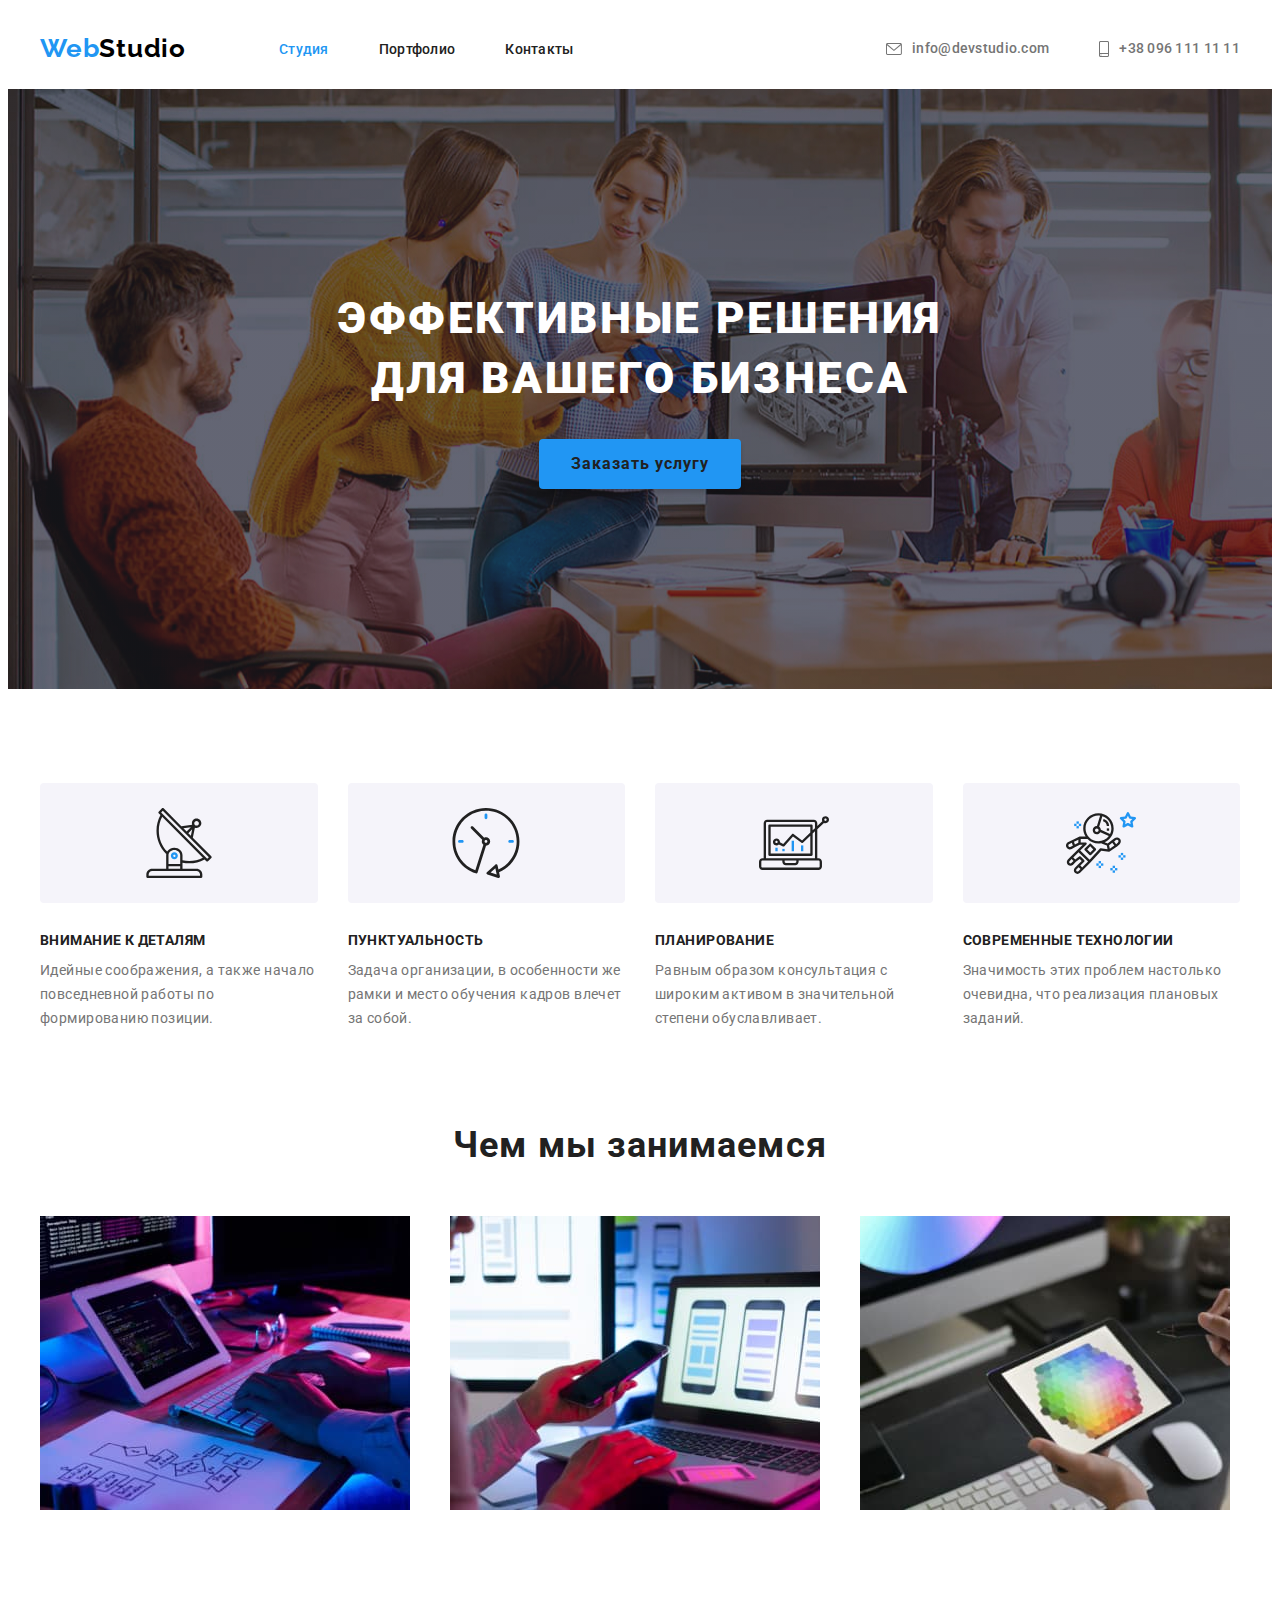
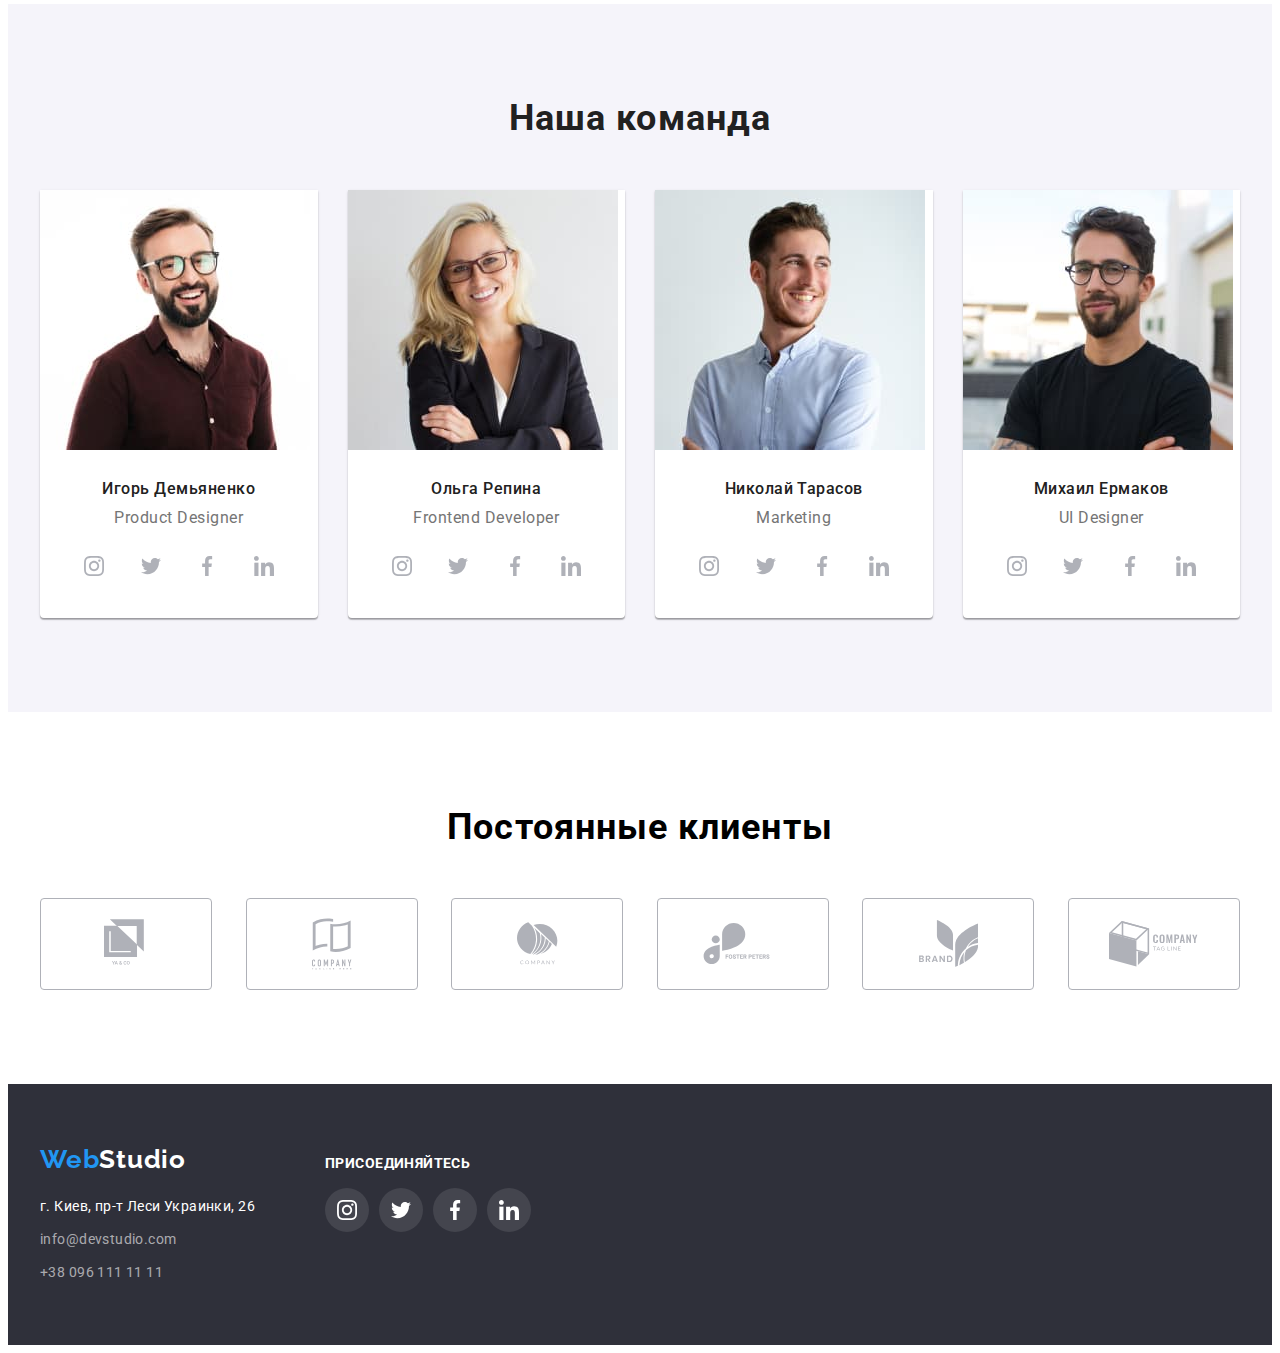
<file: index.html>
<!DOCTYPE html>
<html lang="en-ru">
  <head>
    <meta charset="UTF-8" />
    <meta http-equiv="X-UA-Compatible" content="IE=edge" />
    <meta name="viewport" content="width=device-width, initial-scale=1.0" />
    <title>Веб студаия</title>
    <link
      rel="stylesheet"
      href="https://cdnjs.cloudflare.com/ajax/libs/modern-normalize/1.0.0/modern-normalize.css"
      integrity="sha512-Zx6MlUMKSVJoQ+83OwhdILe8cSEsCzfqThJd7J/VA2UrK6Ctj85p+xzqfyuNXE5B1k25uUdmJ2OzItbBy9GHAQ=="
      crossorigin="anonymous"
    />
    <link rel="preconnect" href="https://fonts.gstatic.com" />
    <link
      href="https://fonts.googleapis.com/css2?family=Raleway:wght@700&family=Roboto:wght@400;700&display=swap"
      rel="stylesheet"
    />
    <link rel="stylesheet" href="css/style.css" />
  </head>
  <body>
    <header class="header">
      <!--Navigation-->
      <div class="conteiner">
        <nav class="navigation">
          <a class="link logo-link" href="index.html"
            >Web<span class="logo-span">Studio</span>
          </a>
          <ul class="navigation-list list">
            <li class="navigation-item">
              <a class="link navigation-link current" href="index.html"
                >Студия</a
              >
            </li>
            <li class="navigation-item">
              <a class="link navigation-link" href="portofolio.html"
                >Портфолио</a
              >
            </li>
            <li class="navigation-item">
              <a class="link navigation-link" href="">Контакты</a>
            </li>
          </ul>
        </nav>
        <ul class="contact-list list">
          <li class="contact-item">
            <a class="link contact-link" href="mailto:info@devstudio.com">
              <svg width="16px" height="12px" class="contact-icon">
                <use href="./images/sprite.svg#icon-envelope-hover"></use>
              </svg>
              info@devstudio.com
            </a>
          </li>
          <li class="contact-item">
            <a class="link contact-link" href="tel:+380961111111">
              <svg width="10px" height="16px" class="contact-icon">
                <use href="./images/sprite.svg#icon-smartphone"></use>
              </svg>
              +38 096 111 11 11</a
            >
          </li>
        </ul>
      </div>
    </header>

    <main>
      <!--Hero-->
      <section class="hero">
        <div class="conteiner">
          <h1 class="hero-heading">Эффективные решения для вашего бизнеса</h1>
          <button class="hero-btn" type="button">Заказать услугу</button>
        </div>
      </section>

      <!-- our qualities-->
      <section class="quality-section">
        <div class="conteiner">
          <h2 class="visually-hidden">Качаства</h2>
          <ul class="quality-list list">
            <li class="quality-item">
              <div class="quality-icon-conteiner">
                <svg width="70" height="70" class="quality-icon">
                  <use href="./images/sprite.svg#icon-antenna-1"></use>
                </svg>
              </div>
              <h3 class="quality-heading">Внимание к деталям</h3>
              <p class="quality-paragraph">
                Идейные соображения, а также начало повседневной работы по
                формированию позиции.
              </p>
            </li>
            <li class="quality-item">
              <div class="quality-icon-conteiner">
                <svg width="70" height="70" class="quality-icon">
                  <use href="./images/sprite.svg#icon-clock-1"></use>
                </svg>
              </div>
              <h3 class="quality-heading">Пунктуальность</h3>
              <p class="quality-paragraph">
                Задача организации, в особенности же рамки и место обучения
                кадров влечет за собой.
              </p>
            </li>
            <li class="quality-item">
              <div class="quality-icon-conteiner">
                <svg width="70" height="70" class="quality-icon">
                  <use href="./images/sprite.svg#icon-diagram-1"></use>
                </svg>
              </div>
              <h3 class="quality-heading">Планирование</h3>
              <p class="quality-paragraph">
                Равным образом консультация с широким активом в значительной
                степени обуславливает.
              </p>
            </li>
            <li class="quality-item">
              <div class="quality-icon-conteiner">
                <svg width="70" height="70" class="quality-icon">
                  <use href="./images/sprite.svg#icon-astronaut-1"></use>
                </svg>
              </div>
              <h3 class="quality-heading">Современные технологии</h3>
              <p class="quality-paragraph">
                Значимость этих проблем настолько очевидна, что реализация
                плановых заданий.
              </p>
            </li>
          </ul>
        </div>
      </section>

      <!--What are we doing< -->
      <section class="work-section">
        <div class="conteiner">
          <h2 class="work-heading">Чем мы занимаемся</h2>
          <ul class="list work-list">
            <li class="work-item">
              <img src="images/box1.jpg" alt="Бокс 1" />
            </li>
            <li class="work-item">
              <img src="images/box2.jpg" alt="Бокс 2" />
            </li>
            <li class="work-item">
              <img src="images/box3.jpg" alt="Бокс 3" />
            </li>
          </ul>
        </div>
      </section>

      <!--Team-->
      <section class="team-section">
        <div class="conteiner">
          <h2 class="team-head">Наша команда</h2>
          <ul class="list team-list">
            <li class="team-list-item">
              <img
                src="images/igor.jpg"
                alt="Игорь Демьяненко Product Designerim"
              />
              <div class="team-list-content-wrapper">
                <h3 class="team-heading">Игорь Демьяненко</h3>
                <p class="team-paragraph">Product Designer</p>
                <ul class="social-list list">
                  <li class="social-list-item">
                    <a href="" class="social-list-link link">
                      <svg width="20px" height="20px" class="social-list-icon">
                        <use href="./images/sprite.svg#icon-instagram-2"></use>
                      </svg>
                    </a>
                  </li>
                  <li class="social-list-item">
                    <a href="" class="social-list-link link">
                      <svg width="20px" height="20px" class="social-list-icon">
                        <use href="./images/sprite.svg#icon-twitter-1"></use>
                      </svg>
                    </a>
                  </li>
                  <li class="social-list-item">
                    <a href="" class="social-list-link link">
                      <svg width="20px" height="20px" class="social-list-icon">
                        <use href="./images/sprite.svg#icon-facebook-1"></use>
                      </svg>
                    </a>
                  </li>
                  <li class="social-list-item">
                    <a href="" class="social-list-link link">
                      <svg width="20px" height="20px" class="social-list-icon">
                        <use href="./images/sprite.svg#icon-linkedin-1"></use>
                      </svg>
                    </a>
                  </li>
                </ul>
              </div>
            </li>
            <li class="team-list-item">
              <img
                src="images/olga.jpg"
                alt="Ольга Репина Frontend Developerim"
              />
              <div class="team-list-content-wrapper">
                <h3 class="team-heading">Ольга Репина</h3>
                <p class="team-paragraph">Frontend Developer</p>
                <ul class="social-list list">
                  <li class="social-list-item">
                    <a href="" class="social-list-link link">
                      <svg width="20px" height="20px" class="social-list-icon">
                        <use href="./images/sprite.svg#icon-instagram-2"></use>
                      </svg>
                    </a>
                  </li>
                  <li class="social-list-item">
                    <a href="" class="social-list-link link">
                      <svg width="20px" height="20px" class="social-list-icon">
                        <use href="./images/sprite.svg#icon-twitter-1"></use>
                      </svg>
                    </a>
                  </li>
                  <li class="social-list-item">
                    <a href="" class="social-list-link link">
                      <svg width="20px" height="20px" class="social-list-icon">
                        <use href="./images/sprite.svg#icon-facebook-1"></use>
                      </svg>
                    </a>
                  </li>
                  <li class="social-list-item">
                    <a href="" class="social-list-link link">
                      <svg width="20px" height="20px" class="social-list-icon">
                        <use href="./images/sprite.svg#icon-linkedin-1"></use>
                      </svg>
                    </a>
                  </li>
                </ul>
              </div>
            </li>
            <li class="team-list-item">
              <img src="images/nikolai.jpg" alt="Николай Тарасов Marketingim" />
              <div class="team-list-content-wrapper">
                <h3 class="team-heading">Николай Тарасов</h3>
                <p class="team-paragraph">Marketing</p>
                <ul class="social-list list">
                  <li class="social-list-item">
                    <a href="" class="social-list-link link">
                      <svg width="20px" height="20px" class="social-list-icon">
                        <use href="./images/sprite.svg#icon-instagram-2"></use>
                      </svg>
                    </a>
                  </li>
                  <li class="social-list-item">
                    <a href="" class="social-list-link link">
                      <svg width="20px" height="20px" class="social-list-icon">
                        <use href="./images/sprite.svg#icon-twitter-1"></use>
                      </svg>
                    </a>
                  </li>
                  <li class="social-list-item">
                    <a href="" class="social-list-link link">
                      <svg width="20px" height="20px" class="social-list-icon">
                        <use href="./images/sprite.svg#icon-facebook-1"></use>
                      </svg>
                    </a>
                  </li>
                  <li class="social-list-item">
                    <a href="" class="social-list-link link">
                      <svg width="20px" height="20px" class="social-list-icon">
                        <use href="./images/sprite.svg#icon-linkedin-1"></use>
                      </svg>
                    </a>
                  </li>
                </ul>
              </div>
            </li>
            <li class="team-list-item">
              <img src="images/mihail.jpg" alt="Михаил Ермаков UI Designerim" />
              <div class="team-list-content-wrapper">
                <h3 class="team-heading">Михаил Ермаков</h3>
                <p class="team-paragraph">UI Designer</p>
                <ul class="social-list list">
                  <li class="social-list-item">
                    <a href="" class="social-list-link link">
                      <svg width="20px" height="20px" class="social-list-icon">
                        <use href="./images/sprite.svg#icon-instagram-2"></use>
                      </svg>
                    </a>
                  </li>
                  <li class="social-list-item">
                    <a href="" class="social-list-link link">
                      <svg width="20px" height="20px" class="social-list-icon">
                        <use href="./images/sprite.svg#icon-twitter-1"></use>
                      </svg>
                    </a>
                  </li>
                  <li class="social-list-item">
                    <a href="" class="social-list-link link">
                      <svg width="20px" height="20px" class="social-list-icon">
                        <use href="./images/sprite.svg#icon-facebook-1"></use>
                      </svg>
                    </a>
                  </li>
                  <li class="social-list-item">
                    <a href="" class="social-list-link link">
                      <svg width="20px" height="20px" class="social-list-icon">
                        <use href="./images/sprite.svg#icon-linkedin-1"></use>
                      </svg>
                    </a>
                  </li>
                </ul>
              </div>
            </li>
          </ul>
        </div>
      </section>
      <!--CUSTOMERS-->
      <section class="regular-customers">
        <div class="conteiner">
          <h2 class="regular-customers-heading">Постоянные клиенты</h2>
          <ul class="regular-customers-list list">
            <li>
              <a class="regular-customers-link link" href="">
                <svg width="44px" height="49" class="regular-customers-icon">
                  <use href="./images/sprite.svg#icon-logo-1"></use>
                </svg>
              </a>
            </li>
            <li>
              <a class="regular-customers-link link" href="">
                <svg width="40px" height="52" class="regular-customers-icon">
                  <use href="./images/sprite.svg#icon-logo-2"></use>
                </svg>
              </a>
            </li>
            <li>
              <a class="regular-customers-link link" href="">
                <svg width="41px" height="43" class="regular-customers-icon">
                  <use href="./images/sprite.svg#icon-logo-3"></use>
                </svg>
              </a>
            </li>
            <li>
              <a class="regular-customers-link link" href="">
                <svg width="80px" height="42" class="regular-customers-icon">
                  <use href="./images/sprite.svg#icon-logo-4"></use>
                </svg>
              </a>
            </li>
            <li>
              <a class="regular-customers-link link" href="">
                <svg width="59px" height="47" class="regular-customers-icon">
                  <use href="./images/sprite.svg#icon-logo-5"></use>
                </svg>
              </a>
            </li>
            <li>
              <a class="regular-customers-link link" href="">
                <svg width="89px" height="46" class="regular-customers-icon">
                  <use href="./images/sprite.svg#icon-logo-6"></use>
                </svg>
              </a>
            </li>
          </ul>
        </div>
      </section>
    </main>

    <!--Footer-->
    <footer class="footer">
      <div class="conteiner">
        <div class="logo-adress">
          <a class="link logo-link-footer" href="/index.html"
            >Web<span class="footer-span">Studio</span>
          </a>
          <address class="address">
            <ul class="list footer-list">
              <li class="footer-item">
                <a
                  class="link address-link"
                  href="https://goo.gl/maps/austRMBX4qjxkUq26"
                  >г. Киев, пр-т Леси Украинки, 26
                </a>
              </li>
              <li class="footer-item">
                <a
                  class="link footter-contact-link"
                  href="mailto:info@devstudio.com"
                  >info@devstudio.com
                </a>
              </li>
              <li class="footer-item">
                <a class="link footter-contact-link" href="tel:+380961111111"
                  >+38 096 111 11 11</a
                >
              </li>
            </ul>
          </address>
        </div>

        <div class="footer-conteiner">
          <p class="footer-paragraf">присоединяйтесь</p>
          <ul class="social-list-footer list">
            <li class="social-list-item-footer">
              <a href="" class="social-list-link-footer link">
                <svg width="20px" height="20px" class="social-footer-list-icon">
                  <use href="./images/sprite.svg#icon-instagram-2"></use>
                </svg>
              </a>
            </li>
            <li class="social-list-item-footer">
              <a href="" class="social-list-link-footer link">
                <svg width="20px" height="20px" class="social-footer-list-icon">
                  <use href="./images/sprite.svg#icon-twitter-1"></use>
                </svg>
              </a>
            </li>
            <li class="social-list-item-footer">
              <a href="" class="social-list-link-footer link">
                <svg width="20px" height="20px" class="social-footer-list-icon">
                  <use href="./images/sprite.svg#icon-facebook-1"></use>
                </svg>
              </a>
            </li>
            <li class="social-list-item-footer">
              <a href="" class="social-list-link-footer link">
                <svg width="20px" height="20px" class="social-footer-list-icon">
                  <use href="./images/sprite.svg#icon-linkedin-1"></use>
                </svg>
              </a>
            </li>
          </ul>
        </div>
      </div>
    </footer>
  </body>
</html>
</file>
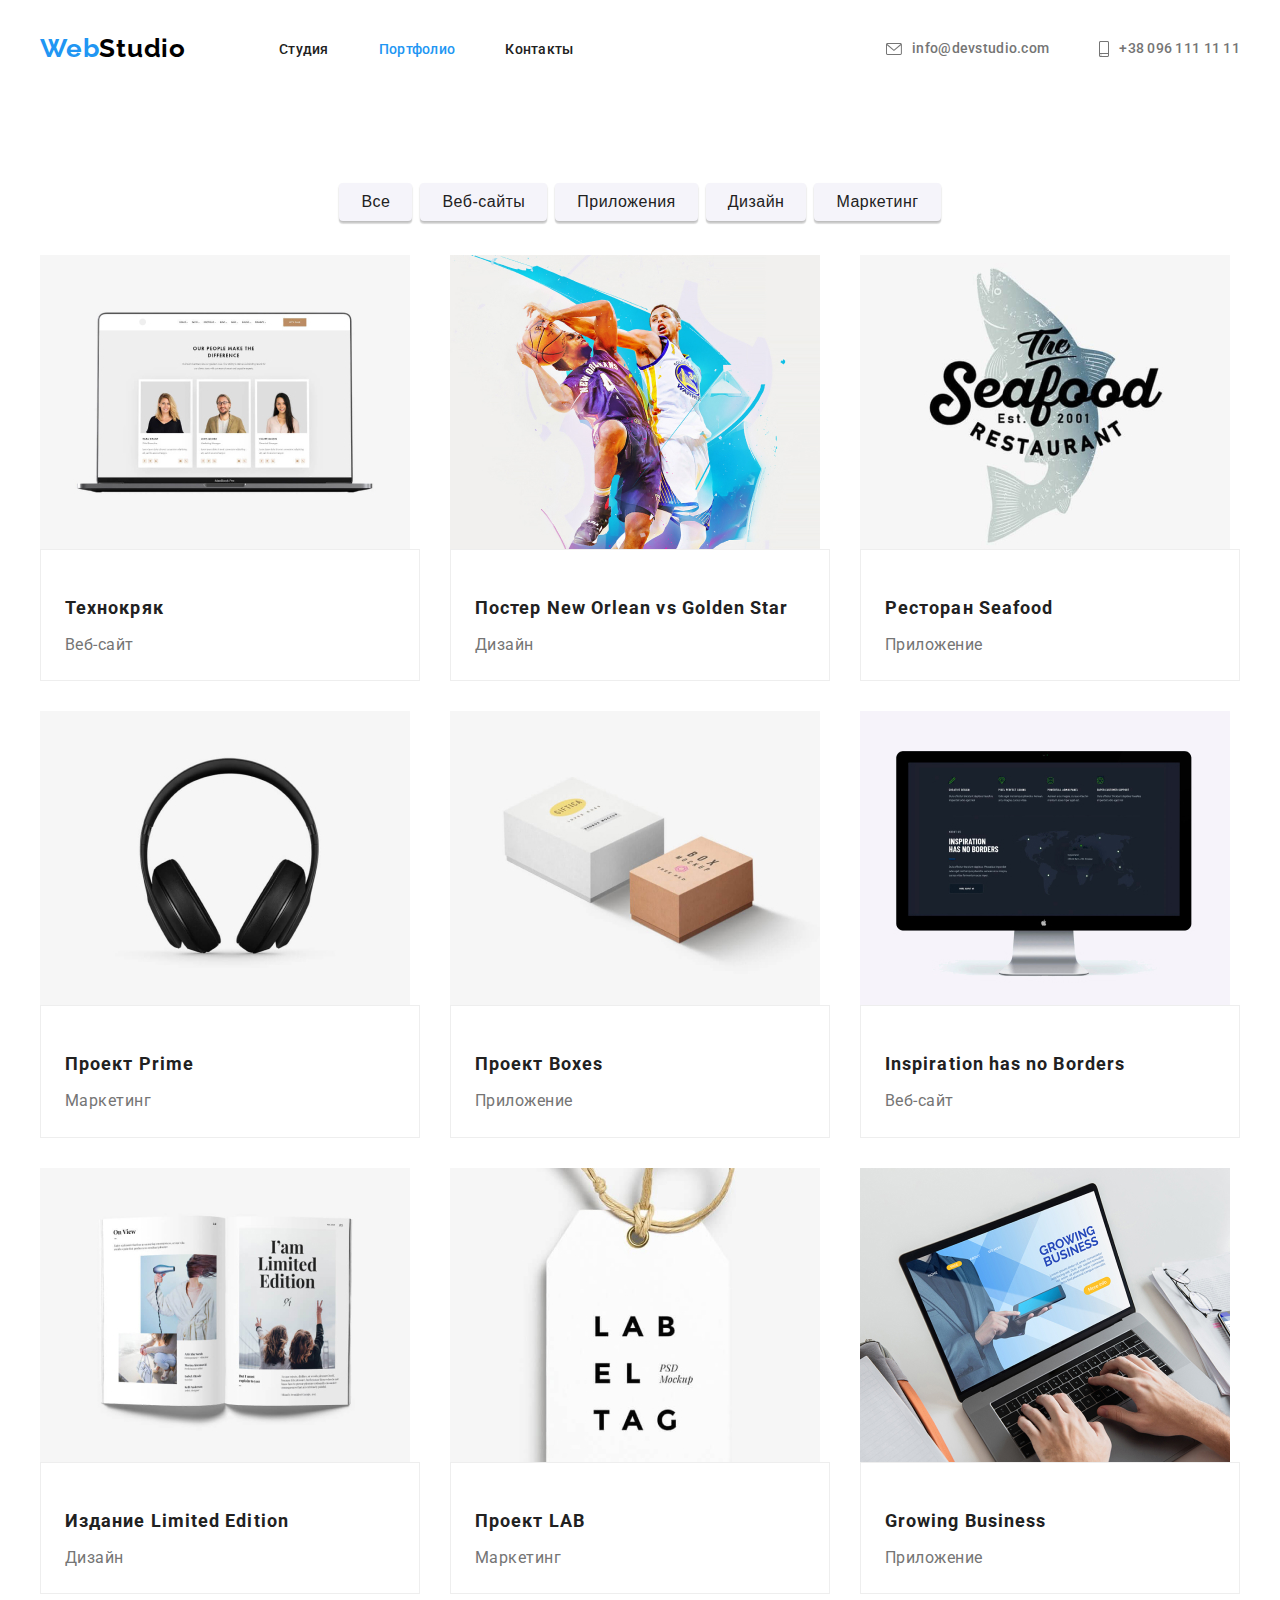
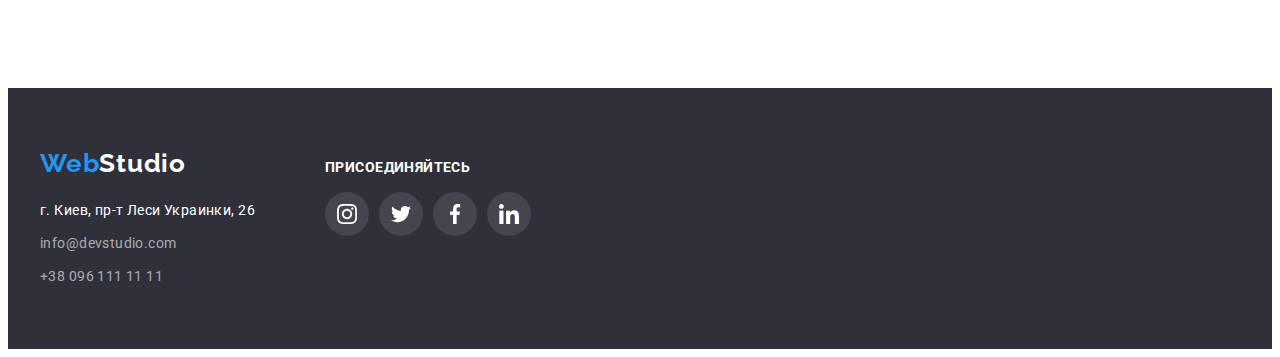
<file: portofolio.html>
<!DOCTYPE html>
<html lang="en-ru">
  <head>
    <meta charset="UTF-8" />
    <meta http-equiv="X-UA-Compatible" content="IE=edge" />
    <meta name="viewport" content="width=device-width, initial-scale=1.0" />
    <title>Portofolio</title>
    <link
      rel="stylesheet"
      href="https://cdnjs.cloudflare.com/ajax/libs/modern-normalize/1.0.0/modern-normalize.css"
      integrity="sha512-Zx6MlUMKSVJoQ+83OwhdILe8cSEsCzfqThJd7J/VA2UrK6Ctj85p+xzqfyuNXE5B1k25uUdmJ2OzItbBy9GHAQ=="
      crossorigin="anonymous"
    />
    <link rel="preconnect" href="https://fonts.gstatic.com" />
    <link
      href="https://fonts.googleapis.com/css2?family=Raleway:wght@700&family=Roboto:wght@400;700&display=swap"
      rel="stylesheet"
    />
    <link rel="stylesheet" href="css/style.css" />
  </head>
  <body>
    <header class="header">
      <!--Navigation-->
      <div class="conteiner">
        <nav class="navigation">
          <a class="link logo-link" href="index.html"
            >Web<span class="logo-span">Studio</span></a
          >
          <ul class="navigation-list list">
            <li class="navigation-item">
              <a class="link navigation-link" href="index.html">Студия</a>
            </li>
            <li class="navigation-item">
              <a class="link navigation-link current" href="portofolio.html"
                >Портфолио</a
              >
            </li>
            <li class="navigation-item">
              <a class="link navigation-link" href="">Контакты</a>
            </li>
          </ul>
        </nav>
        <ul class="contact-list list">
          <li class="contact-item">
            <a class="link contact-link" href="mailto:info@devstudio.com">
              <svg width="16px" height="12px" class="contact-icon">
                <use href="./images/sprite.svg#icon-envelope-hover"></use>
              </svg>
              info@devstudio.com
            </a>
          </li>
          <li class="contact-item">
            <a class="link contact-link" href="tel:+380961111111">
              <svg width="10px" height="16px" class="contact-icon">
                <use href="./images/sprite.svg#icon-smartphone"></use>
              </svg>
              +38 096 111 11 11</a
            >
          </li>
        </ul>
      </div>
    </header>
    <main>
      <!--Work examples-->
      <section class="work-examples-section">
        <div class="conteiner">
          <h1 class="visually-hidden">Услуги</h1>
          <ul class="list service-filter-list">
            <li class="service-list-item">
              <button class="modal-btn" type="button">Все</button>
            </li>
            <li class="service-list-item">
              <button class="modal-btn" type="button">Веб-сайты</button>
            </li>
            <li class="service-list-item">
              <button class="modal-btn" type="button">Приложения</button>
            </li>
            <li class="service-list-item">
              <button class="modal-btn" type="button">Дизайн</button>
            </li>
            <li class="service-list-item">
              <button class="modal-btn" type="button">Маркетинг</button>
            </li>
          </ul>
          <h2 class="visually-hidden">Портфолио</h2>
          <ul class="list cards-list">
            <li class="cards-list-item">
              <a class="link portofolio-kink" href="">
                <img
                  src="./images/portfolio/img.jpg"
                  alt="Веб-сайт открыт на наутбуке"
                />
                <div class="card-text">
                  <h3 class="portofolio-heading">Технокряк</h3>
                  <p class="portfolio-paragraph">Веб-сайт</p>
                </div>
              </a>
            </li>
            <li class="cards-list-item">
              <a class="link portofolio-kink" href="">
                <img
                  src="./images/portfolio/img-1.jpg"
                  alt="Дизайн, постер с баскетболистами"
                />
                <div class="card-text">
                  <h3 class="portofolio-heading">
                    Постер New Orlean vs Golden Star
                  </h3>
                  <p class="portfolio-paragraph">Дизайн</p>
                </div>
              </a>
            </li>
            <li class="cards-list-item">
              <a class="link portofolio-kink" href="">
                <img
                  src="./images/portfolio/img-2.jpg"
                  alt="Приложение для ресторана Seafood"
                />
                <div class="card-text">
                  <h3 class="portofolio-heading">Ресторан Seafood</h3>
                  <p class="portfolio-paragraph">Приложение</p>
                </div>
              </a>
            </li>
            <li class="cards-list-item">
              <a class="link portofolio-kink" href="">
                <img
                  src="./images/portfolio/img-3.jpg"
                  alt="Маркетинг Проект Prime"
                />
                <div class="card-text">
                  <h3 class="portofolio-heading">Проект Prime</h3>
                  <p class="portfolio-paragraph">Маркетинг</p>
                </div>
              </a>
            </li>
            <li class="cards-list-item">
              <a class="link portofolio-kink" href="">
                <img
                  src="./images/portfolio/img-4.jpg"
                  alt="Приложение Проект Boxes"
                />
                <div class="card-text">
                  <h3 class="portofolio-heading">Проект Boxes</h3>
                  <p class="portfolio-paragraph">Приложение</p>
                </div>
              </a>
            </li>
            <li class="cards-list-item">
              <a class="link portofolio-kink" href="">
                <img
                  src="./images/portfolio/img-5.jpg"
                  alt="Веб-сайт открыт на компьютере"
                />
                <div class="card-text">
                  <h3 class="portofolio-heading">Inspiration has no Borders</h3>
                  <p class="portfolio-paragraph">Веб-сайт</p>
                </div>
              </a>
            </li>
            <li class="cards-list-item">
              <a class="link portofolio-kink" href=""
                ><img
                  src="./images/portfolio/img-6.jpg"
                  alt="Дизайн для книги"
                />
                <div class="card-text">
                  <h3 class="portofolio-heading">Издание Limited Edition</h3>
                  <p class="portfolio-paragraph">Дизайн</p>
                </div>
              </a>
            </li>
            <li class="cards-list-item">
              <a class="link portofolio-kink" href=""
                ><img
                  src="./images/portfolio/img-7.jpg"
                  alt="Маркетинг Проект LAB"
                />
                <div class="card-text">
                  <h3 class="portofolio-heading">Проект LAB</h3>
                  <p class="portfolio-paragraph">Маркетинг</p>
                </div>
              </a>
            </li>
            <li class="cards-list-item">
              <a class="link portofolio-kink" href="">
                <img
                  src="./images/portfolio/img-8.jpg"
                  alt="Приложение Growing Business"
                />
                <div class="card-text">
                  <h3 class="portofolio-heading">Growing Business</h3>
                  <p class="portfolio-paragraph">Приложение</p>
                </div>
              </a>
            </li>
          </ul>
        </div>
      </section>
    </main>

    <!--FOOTER-->
    <footer class="footer">
      <div class="conteiner">
        <div class="logo-adress">
          <a class="link logo-link-footer" href="/index.html"
            >Web<span class="footer-span">Studio</span></a
          >
          <address class="address">
            <ul class="list footer-list">
              <li class="footer-item">
                <a
                  class="link address-link"
                  href="https://goo.gl/maps/austRMBX4qjxkUq26"
                  >г. Киев, пр-т Леси Украинки, 26
                </a>
              </li>
              <li class="footer-item">
                <a
                  class="link footter-contact-link"
                  href="mailto:info@devstudio.com"
                  >info@devstudio.com
                </a>
              </li>
              <li class="footer-item">
                <a class="link footter-contact-link" href="tel:+380961111111"
                  >+38 096 111 11 11</a
                >
              </li>
            </ul>
          </address>
        </div>

        <div class="footer-conteiner">
          <p class="footer-paragraf">присоединяйтесь</p>
          <ul class="social-list-footer list">
            <li class="social-list-item-footer">
              <a href="" class="social-list-link-footer link">
                <svg width="20px" height="20px" class="social-footer-list-icon">
                  <use href="./images/sprite.svg#icon-instagram-2"></use>
                </svg>
              </a>
            </li>
            <li class="social-list-item-footer">
              <a href="" class="social-list-link-footer link">
                <svg width="20px" height="20px" class="social-footer-list-icon">
                  <use href="./images/sprite.svg#icon-twitter-1"></use>
                </svg>
              </a>
            </li>
            <li class="social-list-item-footer">
              <a href="" class="social-list-link-footer link">
                <svg width="20px" height="20px" class="social-footer-list-icon">
                  <use href="./images/sprite.svg#icon-facebook-1"></use>
                </svg>
              </a>
            </li>
            <li class="social-list-item-footer">
              <a href="" class="social-list-link-footer link">
                <svg width="20px" height="20px" class="social-footer-list-icon">
                  <use href="./images/sprite.svg#icon-linkedin-1"></use>
                </svg>
              </a>
            </li>
          </ul>
        </div>
      </div>
    </footer>
  </body>
</html>
</file>
<file: css/style.css>
:root {
  --main-font-family: Roboto, sans-serif;
  --main-color: #212121;
  --second-color: #757575;
  --blue-color: #2196f3;
  --white-color: #ffffff;
  --background-hero-color: #2f303a;
  --logo-color: #000000;
  --section-pt: 94px;
  --section-pb: 94px;
  --main-icon-color: #afb1b8;
}

.link {
  text-decoration: none;
}
.list {
  list-style: none;
  list-style-type: none;
}
.address {
  font-style: normal;
}
h1,
h2,
h3,
h4,
h5,
h6,
p {
  margin: 0;
}
ul,
ol {
  padding: 0;
  margin: 0;
}
img {
  display: block;
  max-width: 100%;
}

body {
  font-family: var(--main-font-family);
  font-weight: 400;
  color: var(--main-color);
}
button {
  border: none;
}

/*COMPONENTS*/
.conteiner {
  width: 1200px;
  margin: 0 auto;
  padding-left: 15px;
  padding-right: 15px;
}
.visually-hidden {
  position: absolute !important;
  clip: rect(1px 1px 1px 1px); /* IE6, IE7 */
  clip: rect(1px, 1px, 1px, 1px);
  padding: 0 !important;
  border: 0 !important;
  height: 1px !important;
  width: 1px !important;
  overflow: hidden;
}
/*HEADER*/
.header {
  padding-top: 25px;
  padding-bottom: 25px;
}
.header .conteiner {
  display: flex;
  align-items: center;
}

/*NAVIGATION*/
.navigation {
  display: flex;
  align-items: center;
}
.navigation-link {
  font-weight: 500;
  font-size: 14px;
  line-height: 1.14;
  letter-spacing: 0.02em;
  color: var(--main-color);
}

.navigation-list .link.current {
  color: var(--blue-color);
}
.navigation-list {
  display: flex;
}
.navigation-link:focus,
.navigation-link:hover,
.navigation-link:active {
  color: var(--blue-color);
}
.navigation-item:not(:last-child) {
  margin-right: 50px;
}
.logo-link {
  font-family: Raleway;
  font-style: normal;
  font-weight: bold;
  font-size: 26px;
  line-height: 1.2;
  letter-spacing: 0.03em;
  color: var(--blue-color);
  margin-right: 93px;
}
.logo-span {
  color: var(--logo-color);
}

.contact-list {
  display: flex;
  margin-left: auto;
}
.contact-item:not(:last-child) {
  margin-right: 50px;
}
.contact-link {
  display: flex;
  justify-content: center;
  align-items: center;
  font-weight: 500;
  font-size: 14px;
  line-height: 1.14;
  letter-spacing: 0.02em;
  color: var(--second-color);
}
.contact-icon {
  margin-right: 10px;
  fill: var(--second-color);
}
.contact-link:hover .contact-icon,
.contact-link:focus .contact-icon {
  fill: var(--blue-color);
}
.contact-link:focus,
.contact-link:hover {
  color: var(--blue-color);
}

/*HERO*/

.hero {
  background-color: var(--background-hero-color);
  background-image: linear-gradient(
      rgba(47, 48, 58, 0.4),
      rgba(47, 48, 58, 0.4)
    ),
    url(../images/hero.jpg);
  background-repeat: no-repeat;
  background-size: cover;
  padding-top: 200px;
  padding-bottom: 200px;
}
.hero .conteiner {
  text-align: center;
}

.hero-heading {
  font-weight: 900;
  font-size: 44px;
  line-height: 1.36;
  text-align: center;
  letter-spacing: 0.06em;
  text-transform: uppercase;
  color: var(--white-color);
  max-width: 696px;
  margin: auto;
}
.hero-btn {
  min-width: 200px;
  font-family: var(--main-font-family);
  font-weight: bold;
  font-size: 16px;
  line-height: 1.875;
  letter-spacing: 0.06em;
  color: var(--main-color);
  box-shadow: 0px 4px 4px rgba(0, 0, 0, 0.15);
  border-radius: 4px;
  padding: 10px 32px;
  margin-top: 30px;
  cursor: pointer;
  background: var(--blue-color);
}
.hero-btn:focus,
.hero-btn:hover {
  color: var(--white-color);
}

/*QUALITY*/
.quality-section {
  padding-top: var(--section-pt);
  padding-bottom: var(--section-pb);
}
.quality-list {
  display: flex;
  margin-left: -30px;
  margin-top: -30px;
}
.quality-item {
  flex-basis: calc(100% / 4 - 30px);
  margin-left: 30px;
  margin-top: 30px;
}
.quality-heading {
  font-weight: bold;
  font-size: 14px;
  line-height: 1.14;
  letter-spacing: 0.03em;
  text-transform: uppercase;
  color: var(--main-color);
  margin-bottom: 10px;
}
.quality-paragraph {
  font-weight: normal;
  font-size: 14px;
  line-height: 1.71;
  letter-spacing: 0.03em;
  color: var(--second-color);
}
.quality-icon-conteiner {
  display: flex;
  justify-content: center;
  align-items: center;
  margin-bottom: 30px;
  background: #f5f4fa;
  border-radius: 4px;
  padding: 25px 100px;
}
/*WORK*/
.work-section {
  padding-bottom: var(--section-pb);
}
.work-list {
  display: flex;
  margin-left: -30px;
  margin-top: -30px;
}
.work-item {
  flex-basis: calc(100% / 3 - 30px);
  margin-left: 30px;
  margin-top: 30px;
}
.work-heading {
  font-weight: bold;
  font-size: 36px;
  line-height: 1.16;
  text-align: center;
  letter-spacing: 0.03em;
  color: var(--main-color);
  margin-bottom: 50px;
}

/*TEAM*/
.team-section {
  background: #f5f4fa;
  padding-top: var(--section-pt);
  padding-bottom: var(--section-pb);
}
.team-head {
  font-weight: bold;
  font-size: 36px;
  line-height: 1.16;
  text-align: center;
  letter-spacing: 0.03em;
  color: var(--main-color);
  margin-bottom: 50px;
}
.team-list {
  display: flex;
  margin-left: -30px;
  margin-top: -30px;
}
.team-list-item {
  flex-basis: calc(100% / 3 - 30px);
  margin-left: 30px;
  margin-top: 30px;
  background: var(--white-color);
  box-shadow: 0px 1px 3px rgba(0, 0, 0, 0.12), 0px 1px 1px rgba(0, 0, 0, 0.14),
    0px 2px 1px rgba(0, 0, 0, 0.2);
  border-radius: 0px 0px 4px 4px;
}
.team-heading {
  font-weight: 500;
  font-size: 16px;
  line-height: 1.18;
  text-align: center;
  letter-spacing: 0.03em;
  color: var(--main-color);
  margin-bottom: 10px;
}
.team-paragraph {
  font-weight: normal;
  font-size: 16px;
  line-height: 1.18;
  text-align: center;
  letter-spacing: 0.03em;
  color: var(--second-color);
  margin-bottom: 16px
}
.team-list-content-wrapper {
  padding: 30px 32px;
}
.social-list {
  display: flex;
  align-content: center;
  justify-content: space-between;
}
.social-list-link {
  display: flex;
  justify-content: center;
  align-items: center;
  width: 44px;
  height: 44px;
  border-radius: 50%;
  background-color: var(--white-color);
  ;
}
.social-list-icon {
  fill: var(--main-icon-color);
}
.social-list-link:hover,
.social-list-link:focus {
  background-color: var(--blue-color);
}

.social-list-link:hover .social-list-icon,
.social-list-link:focus .social-list-icon {
  fill: var(--white-color);
}

/*PORTFOLIO-PAGE*/

.services-section {
  padding-top: var(--section-pt);
  padding-bottom: 34px;
}
.service-filter-list {
  display: flex;
  justify-content: center;
}
.service-list-item {
  margin-left: not;
}
.modal-btn {
  min-width: 73px;
  font-weight: 500;
  font-size: 16px;
  line-height: 1.6;
  text-align: center;
  letter-spacing: 0.03em;
  color: var(--main-color);
  background: #f5f4fa;
  border-radius: 4px;
  padding: 6px 22px;
  box-shadow: 0px 3px 1px rgba(0, 0, 0, 0.1), 0px 1px 2px rgba(0, 0, 0, 0.08),
    0px 2px 2px rgba(0, 0, 0, 0.12);
}
.modal-btn:focus,
.modal-btn:hover {
  background: var(--blue-color);
  font-weight: 500;
  font-size: 16px;
  line-height: 1.6;
  text-align: center;
  letter-spacing: 0.03em;
  color: var(--white-color);
  box-shadow: 0px 3px 1px rgba(0, 0, 0, 0.1), 0px 1px 2px rgba(0, 0, 0, 0.08),
    0px 2px 2px rgba(0, 0, 0, 0.12);
  border-radius: 4px;
  cursor: pointer;
}

/*PORTFOLIO*/
.work-examples-section {
  padding-top: var(--section-pt);
  padding-bottom: var(--section-pb);
}
.service-filter-list {
  margin-bottom: 34px;
}
.service-list-item:not(:first-child) {
  margin-left: 8px;
}
.cards-list {
  display: flex;
  flex-wrap: wrap;
  margin-left: -30px;
  margin-top: -30px;
}
.card-text {
  padding: 20px 24px;
  border: 1px solid #eeeeee;
}
.cards-list-item {
  flex-basis: calc(100% / 3 - 30px);
  margin-left: 30px;
  margin-top: 30px;
}
.cards-list-item:hover {
  box-shadow: 0px 4px 4px rgba(0, 0, 0, 0.25);
}
.portofolio-link {
  font-family: var(--main-font-family);
  font-weight: bold;
  font-size: 18px;
  line-height: 2;
  letter-spacing: 0.06em;
  color: var(--main-color);
}
.portfolio-paragraph {
  font-family: var(--main-font-family);
  font-weight: normal;
  font-size: 16px;
  line-height: 1.9;
  letter-spacing: 0.03em;
  color: var(--second-color);
  margin-top: 4px;
}
.portofolio-heading {
  font-style: normal;
  font-weight: bold;
  font-size: 18px;
  line-height: 36px;
  letter-spacing: 0.06em;
  color: var(--main-color);
  margin-top: 20px;
  margin-bottom: 0px;
}
/*COSTOMERS*/
.regular-customers .conteiner {
  padding-top: var(--section-pt);
  padding-bottom: var(--section-pb);
}
.regular-customers-heading {
  font-family: var(--main-font-family);
  font-weight: bold;
  font-size: 36px;
  line-height: 1.17;
  text-align: center;
  letter-spacing: 0.03em;
  color: var(--logo-color);
  margin-bottom: 50px;
}
.regular-customers-list {
  display: flex;
  justify-content: space-between;
  align-items: center;
}
.regular-customers-link {
  display: flex;
  justify-content: center;
  align-items: center;
  width: 170px;
  height: 90px;
  left: 215px;
  top: 2493px;
  border: 1px solid #afb1b8;
  border-radius: 4px;
}
.regular-customers-icon {
  fill: #afb1b8;
}
.regular-customers-link:hover,
.regular-customers-link:focus {
  border: 1px solid #2196f3;
}
.regular-customers-link:hover .regular-customers-icon,
.regular-customers-link:focus .regular-customers-icon {
  fill: #2196f3;
}
/*FOOTER*/
.footer {
  padding-top: 60px;
  padding-bottom: 60px;
}
.logo-link-footer {
  display: block;
  margin-bottom: 20px;
  font-family: Raleway;
  font-style: normal;
  font-weight: bold;
  font-size: 26px;
  line-height: 1.2;
  letter-spacing: 0.03em;
  color: var(--blue-color);
}
.footer-item:not(:last-child) {
  margin-bottom: 9px;
}
.footter-contact-link {
  font-weight: normal;
  font-size: 14px;
  line-height: 1.71;
  letter-spacing: 0.03em;
  color: rgba(255, 255, 255, 0.6);
}
.address-link {
  font-weight: normal;
  font-size: 14px;
  line-height: 1.71;
  letter-spacing: 0.03em;
  color: var(--white-color);
}
.footer {
  background-color: var(--background-hero-color);
}
.footer-span {
  color: var(--white-color);
}

.footer .conteiner {
  display: flex;
  align-items: baseline;
}
.social-list-footer {
  display: flex;
}
.social-list-item-footer:not(:last-child) {
  margin-right: 10px;
}
.footer-conteiner {
  margin-left: 70px;
  
}
.footer-paragraf {
  font-family: var(--main-font-family);
  font-weight: bold;
  font-size: 14px;
  line-height: 1.14;
  letter-spacing: 0.03em;
  text-transform: uppercase;
  color: var(--white-color);
  margin-bottom: 16px;
}
.social-footer-list-icon {
  fill: var(--white-color);
}
.social-list-link-footer {
  display: flex;
  justify-content: center;
  align-items: center;
  width: 44px;
  height: 44px;
  border-radius: 50%;
  
  background: rgba(255, 255, 255, 0.1);
}
.social-list-link-footer:focus,
.social-list-link-footer:hover {
  background-color: var(--blue-color);
}
.social-list-link-footer:focus .social-footer-list-icon,
.social-list-link-footer:hover .social-footer-list-icon {
  fill: var(--white-color);
}
</file>
